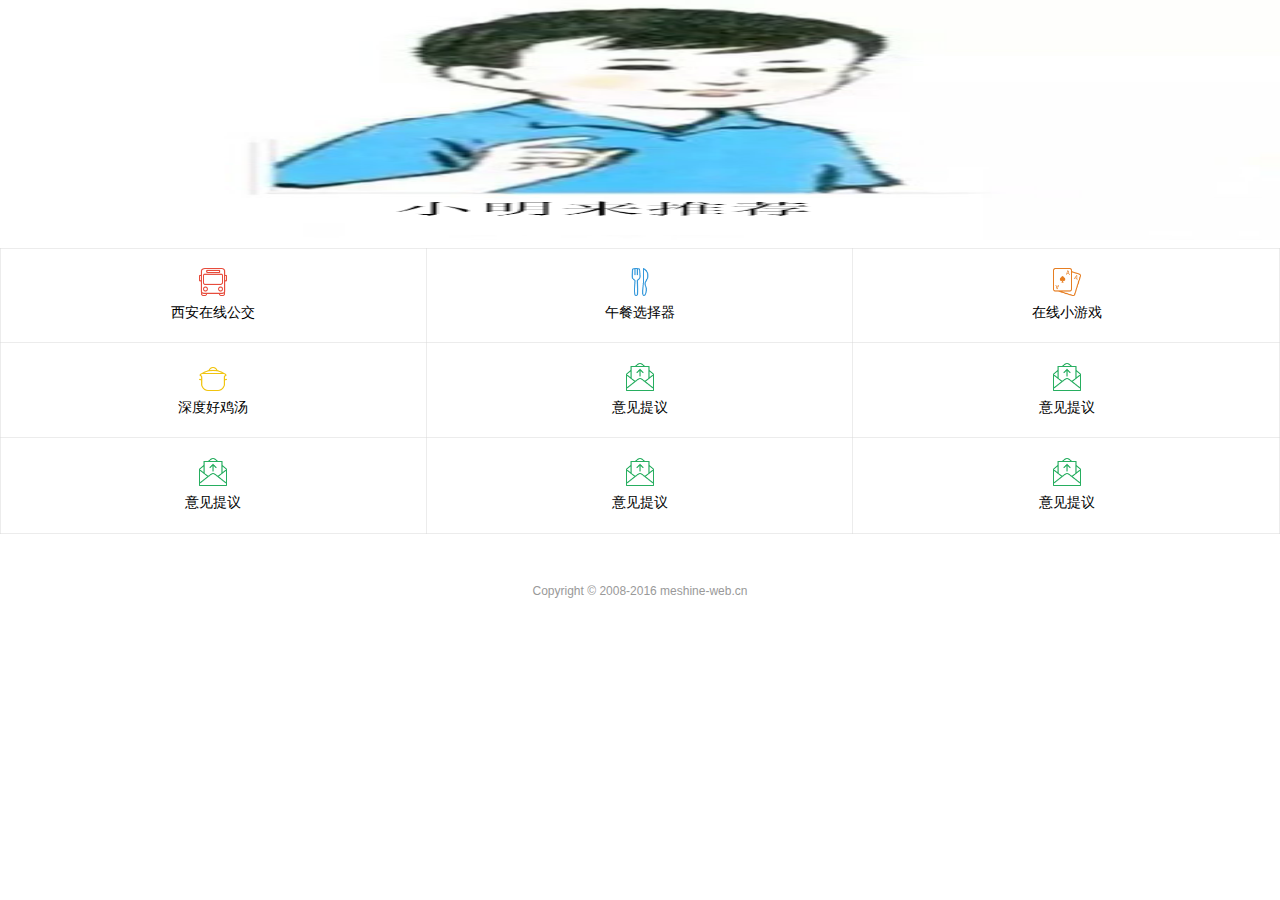
<file: index.html>
<!DOCTYPE html>
<html lang="">
    <head>
        <meta charset="UTF-8">
        <meta name="viewport" content="width=device-width,initial-scale=1,user-scalable=0">
        <title>小明来推荐</title>
        <link rel="stylesheet" href="css/weui.min.css"/>
        <link rel="stylesheet" type="text/css" href="css/style.css"/>
        
    </head>
   <body>
   <img src="img/xiaoming.png" width="100%" height="240rem"/>
  <div class="weui-grids">
        <a href="http://www.xajtfb.cn/BusPage/bus_realtime" class="weui-grid">
            <div class="weui-grid__icon">
                <img src="img/Bus-50.png" alt="">
            </div>
            <p class="weui-grid__label">西安在线公交</p>
        </a>
        <a href="no_service.html" class="weui-grid">
            <div class="weui-grid__icon">
                <img src="img/Restaurant-50.png" alt="">
            </div>
            <p class="weui-grid__label">午餐选择器</p>
        </a>
        <a href="tuijian/games" class="weui-grid">
            <div class="weui-grid__icon">
                <img src="img/Cards-50.png" alt="">
            </div>
            <p class="weui-grid__label">在线小游戏</p>
        </a>
        <a href="no_service.html" class="weui-grid">
            <div class="weui-grid__icon">
                <img src="img/Cooking Pot-50.png" alt="">
            </div>
            <p class="weui-grid__label">深度好鸡汤</p>
        </a>
        <a href="no_service.html" class="weui-grid">
            <div class="weui-grid__icon">
                <img src="img/Feedback-50.png" alt="">
            </div>
            <p class="weui-grid__label">意见提议</p>
        </a>
       <a href="no_service.html" class="weui-grid">
            <div class="weui-grid__icon">
                <img src="img/Feedback-50.png" alt="">
            </div>
            <p class="weui-grid__label">意见提议</p>
        </a>
       <a href="no_service.html" class="weui-grid">
            <div class="weui-grid__icon">
                <img src="img/Feedback-50.png" alt="">
            </div>
            <p class="weui-grid__label">意见提议</p>
        </a>
       <a href="no_service.html" class="weui-grid">
            <div class="weui-grid__icon">
                <img src="img/Feedback-50.png" alt="">
            </div>
            <p class="weui-grid__label">意见提议</p>
        </a>
       <a href="no_service.html" class="weui-grid">
            <div class="weui-grid__icon">
                <img src="img/Feedback-50.png" alt="">
            </div>
            <p class="weui-grid__label">意见提议</p>
        </a>
       
    </div>
    <div class="footer">
<div class="weui-footer">
            <p class="weui-footer__text">Copyright © 2008-2016 meshine-web.cn</p>
    </div>    	
    </div>
    </body>
</html>
</file>
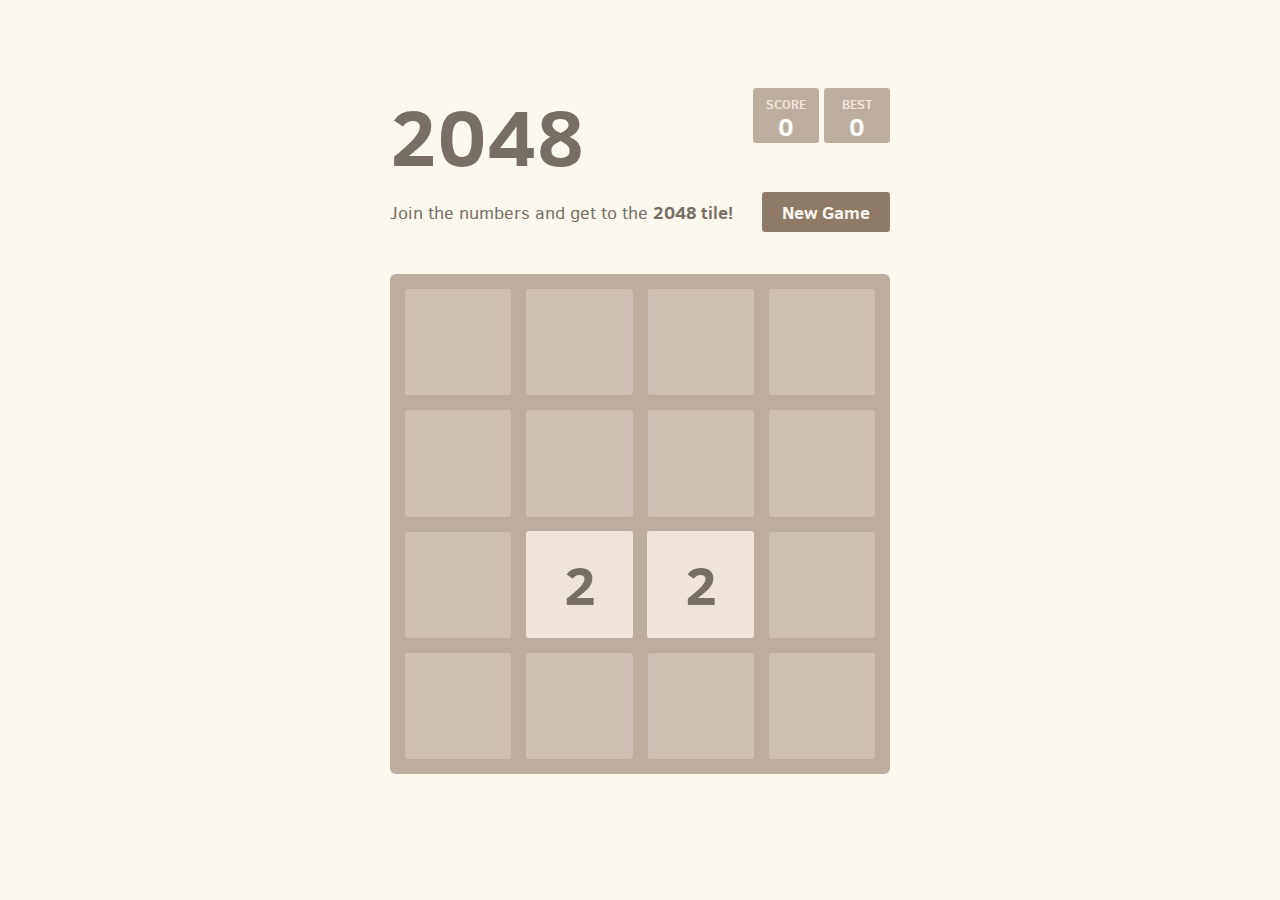
<file: tuijian/games/2048/index.html>
<!DOCTYPE html>
<html>
<head>
  <meta charset="utf-8">
  <title>2048</title>

  <link href="style/main.css" rel="stylesheet" type="text/css">
  <link rel="shortcut icon" href="favicon.ico">
  <link rel="apple-touch-icon" href="meta/apple-touch-icon.png">
  <link rel="apple-touch-startup-image" href="meta/apple-touch-startup-image-640x1096.png" media="(device-width: 320px) and (device-height: 568px) and (-webkit-device-pixel-ratio: 2)"> <!-- iPhone 5+ -->
  <link rel="apple-touch-startup-image" href="meta/apple-touch-startup-image-640x920.png"  media="(device-width: 320px) and (device-height: 480px) and (-webkit-device-pixel-ratio: 2)"> <!-- iPhone, retina -->
  <meta name="apple-mobile-web-app-capable" content="yes">
  <meta name="apple-mobile-web-app-status-bar-style" content="black">

  <meta name="HandheldFriendly" content="True">
  <meta name="MobileOptimized" content="320">
  <meta name="viewport" content="width=device-width, target-densitydpi=160dpi, initial-scale=1.0, maximum-scale=1, user-scalable=no, minimal-ui">
</head>
<body>
  <div class="container">
    <div class="heading">
      <h1 class="title">2048</h1>
      <div class="scores-container">
        <div class="score-container">0</div>
        <div class="best-container">0</div>
      </div>
    </div>

    <div class="above-game">
      <p class="game-intro">Join the numbers and get to the <strong>2048 tile!</strong></p>
      <a class="restart-button">New Game</a>
    </div>

    <div class="game-container">
      <div class="game-message">
        <p></p>
        <div class="lower">
	        <a class="keep-playing-button">Keep going</a>
          <a class="retry-button">Try again</a>
        </div>
      </div>

      <div class="grid-container">
        <div class="grid-row">
          <div class="grid-cell"></div>
          <div class="grid-cell"></div>
          <div class="grid-cell"></div>
          <div class="grid-cell"></div>
        </div>
        <div class="grid-row">
          <div class="grid-cell"></div>
          <div class="grid-cell"></div>
          <div class="grid-cell"></div>
          <div class="grid-cell"></div>
        </div>
        <div class="grid-row">
          <div class="grid-cell"></div>
          <div class="grid-cell"></div>
          <div class="grid-cell"></div>
          <div class="grid-cell"></div>
        </div>
        <div class="grid-row">
          <div class="grid-cell"></div>
          <div class="grid-cell"></div>
          <div class="grid-cell"></div>
          <div class="grid-cell"></div>
        </div>
      </div>

      <div class="tile-container">

      </div>
    </div>
  </div>

  <script src="js/bind_polyfill.js"></script>
  <script src="js/classlist_polyfill.js"></script>
  <script src="js/animframe_polyfill.js"></script>
  <script src="js/keyboard_input_manager.js"></script>
  <script src="js/html_actuator.js"></script>
  <script src="js/grid.js"></script>
  <script src="js/tile.js"></script>
  <script src="js/local_storage_manager.js"></script>
  <script src="js/game_manager.js"></script>
  <script src="js/application.js"></script>
</body>
</html>
</file>
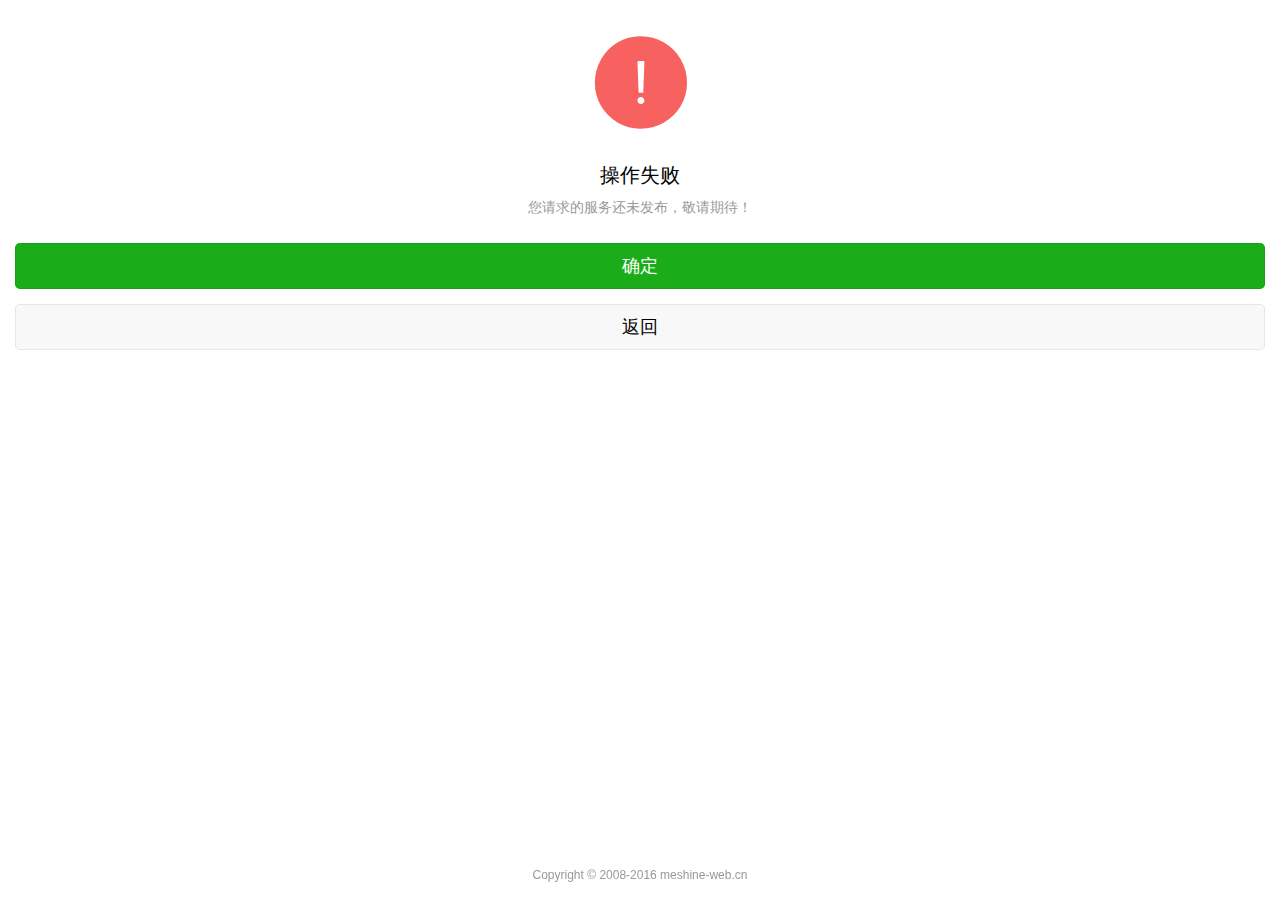
<file: no_service.html>
<!DOCTYPE html>
<html>
	<head>
		<meta charset="UTF-8">
		 <meta name="viewport" content="width=device-width,initial-scale=1,user-scalable=0">
		<title>错误提示</title>
		<link rel="stylesheet" href="css/weui.min.css"/>
	</head>
	<body>
		<div class="weui-msg">
        <div class="weui-msg__icon-area"><i class="weui-icon-warn weui-icon_msg"></i></div>
        <div class="weui-msg__text-area">
            <h2 class="weui-msg__title">操作失败</h2>
            <p class="weui-msg__desc">您请求的服务还未发布，敬请期待！<a href="javascript:void(0);"></a></p>
        </div>
        <div class="weui-msg__opr-area">
            <p class="weui-btn-area">
                <a href="javascript:history.back();" class="weui-btn weui-btn_primary">确定</a>
                <a href="javascript:history.back();" class="weui-btn weui-btn_default">返回</a>
            </p>
        </div>
        <div class="weui-msg__extra-area">
            <div class="weui-footer">
                <p class="weui-footer__text">Copyright © 2008-2016 meshine-web.cn</p>
            </div>
        </div>
    </div>
	</body>
</html>
</file>
<file: css/style.css>
.footer{
	margin-top: 3rem;
	margin-bottom: 3rem;
}
</file>
<file: tuijian/games/2048/style/main.css>
@import url(fonts/clear-sans.css);
html, body {
  margin: 0;
  padding: 0;
  background: #faf8ef;
  color: #776e65;
  font-family: "Clear Sans", "Helvetica Neue", Arial, sans-serif;
  font-size: 18px; }

body {
  margin: 80px 0; }

.heading:after {
  content: "";
  display: block;
  clear: both; }

h1.title {
  font-size: 80px;
  font-weight: bold;
  margin: 0;
  display: block;
  float: left; }

@-webkit-keyframes move-up {
  0% {
    top: 25px;
    opacity: 1; }

  100% {
    top: -50px;
    opacity: 0; } }
@-moz-keyframes move-up {
  0% {
    top: 25px;
    opacity: 1; }

  100% {
    top: -50px;
    opacity: 0; } }
@keyframes move-up {
  0% {
    top: 25px;
    opacity: 1; }

  100% {
    top: -50px;
    opacity: 0; } }
.scores-container {
  float: right;
  text-align: right; }

.score-container, .best-container {
  position: relative;
  display: inline-block;
  background: #bbada0;
  padding: 15px 25px;
  font-size: 25px;
  height: 25px;
  line-height: 47px;
  font-weight: bold;
  border-radius: 3px;
  color: white;
  margin-top: 8px;
  text-align: center; }
  .score-container:after, .best-container:after {
    position: absolute;
    width: 100%;
    top: 10px;
    left: 0;
    text-transform: uppercase;
    font-size: 13px;
    line-height: 13px;
    text-align: center;
    color: #eee4da; }
  .score-container .score-addition, .best-container .score-addition {
    position: absolute;
    right: 30px;
    color: red;
    font-size: 25px;
    line-height: 25px;
    font-weight: bold;
    color: rgba(119, 110, 101, 0.9);
    z-index: 100;
    -webkit-animation: move-up 600ms ease-in;
    -moz-animation: move-up 600ms ease-in;
    animation: move-up 600ms ease-in;
    -webkit-animation-fill-mode: both;
    -moz-animation-fill-mode: both;
    animation-fill-mode: both; }

.score-container:after {
  content: "Score"; }

.best-container:after {
  content: "Best"; }

p {
  margin-top: 0;
  margin-bottom: 10px;
  line-height: 1.65; }

a {
  color: #776e65;
  font-weight: bold;
  text-decoration: underline;
  cursor: pointer; }

strong.important {
  text-transform: uppercase; }

hr {
  border: none;
  border-bottom: 1px solid #d8d4d0;
  margin-top: 20px;
  margin-bottom: 30px; }

.container {
  width: 500px;
  margin: 0 auto; }

@-webkit-keyframes fade-in {
  0% {
    opacity: 0; }

  100% {
    opacity: 1; } }
@-moz-keyframes fade-in {
  0% {
    opacity: 0; }

  100% {
    opacity: 1; } }
@keyframes fade-in {
  0% {
    opacity: 0; }

  100% {
    opacity: 1; } }
.game-container {
  margin-top: 40px;
  position: relative;
  padding: 15px;
  cursor: default;
  -webkit-touch-callout: none;
  -ms-touch-callout: none;
  -webkit-user-select: none;
  -moz-user-select: none;
  -ms-user-select: none;
  -ms-touch-action: none;
  touch-action: none;
  background: #bbada0;
  border-radius: 6px;
  width: 500px;
  height: 500px;
  -webkit-box-sizing: border-box;
  -moz-box-sizing: border-box;
  box-sizing: border-box; }
  .game-container .game-message {
    display: none;
    position: absolute;
    top: 0;
    right: 0;
    bottom: 0;
    left: 0;
    background: rgba(238, 228, 218, 0.5);
    z-index: 100;
    text-align: center;
    -webkit-animation: fade-in 800ms ease 1200ms;
    -moz-animation: fade-in 800ms ease 1200ms;
    animation: fade-in 800ms ease 1200ms;
    -webkit-animation-fill-mode: both;
    -moz-animation-fill-mode: both;
    animation-fill-mode: both; }
    .game-container .game-message p {
      font-size: 60px;
      font-weight: bold;
      height: 60px;
      line-height: 60px;
      margin-top: 222px; }
    .game-container .game-message .lower {
      display: block;
      margin-top: 59px; }
    .game-container .game-message a {
      display: inline-block;
      background: #8f7a66;
      border-radius: 3px;
      padding: 0 20px;
      text-decoration: none;
      color: #f9f6f2;
      height: 40px;
      line-height: 42px;
      margin-left: 9px; }
      .game-container .game-message a.keep-playing-button {
        display: none; }
    .game-container .game-message.game-won {
      background: rgba(237, 194, 46, 0.5);
      color: #f9f6f2; }
      .game-container .game-message.game-won a.keep-playing-button {
        display: inline-block; }
    .game-container .game-message.game-won, .game-container .game-message.game-over {
      display: block; }

.grid-container {
  position: absolute;
  z-index: 1; }

.grid-row {
  margin-bottom: 15px; }
  .grid-row:last-child {
    margin-bottom: 0; }
  .grid-row:after {
    content: "";
    display: block;
    clear: both; }

.grid-cell {
  width: 106.25px;
  height: 106.25px;
  margin-right: 15px;
  float: left;
  border-radius: 3px;
  background: rgba(238, 228, 218, 0.35); }
  .grid-cell:last-child {
    margin-right: 0; }

.tile-container {
  position: absolute;
  z-index: 2; }

.tile, .tile .tile-inner {
  width: 107px;
  height: 107px;
  line-height: 107px; }
.tile.tile-position-1-1 {
  -webkit-transform: translate(0px, 0px);
  -moz-transform: translate(0px, 0px);
  -ms-transform: translate(0px, 0px);
  transform: translate(0px, 0px); }
.tile.tile-position-1-2 {
  -webkit-transform: translate(0px, 121px);
  -moz-transform: translate(0px, 121px);
  -ms-transform: translate(0px, 121px);
  transform: translate(0px, 121px); }
.tile.tile-position-1-3 {
  -webkit-transform: translate(0px, 242px);
  -moz-transform: translate(0px, 242px);
  -ms-transform: translate(0px, 242px);
  transform: translate(0px, 242px); }
.tile.tile-position-1-4 {
  -webkit-transform: translate(0px, 363px);
  -moz-transform: translate(0px, 363px);
  -ms-transform: translate(0px, 363px);
  transform: translate(0px, 363px); }
.tile.tile-position-2-1 {
  -webkit-transform: translate(121px, 0px);
  -moz-transform: translate(121px, 0px);
  -ms-transform: translate(121px, 0px);
  transform: translate(121px, 0px); }
.tile.tile-position-2-2 {
  -webkit-transform: translate(121px, 121px);
  -moz-transform: translate(121px, 121px);
  -ms-transform: translate(121px, 121px);
  transform: translate(121px, 121px); }
.tile.tile-position-2-3 {
  -webkit-transform: translate(121px, 242px);
  -moz-transform: translate(121px, 242px);
  -ms-transform: translate(121px, 242px);
  transform: translate(121px, 242px); }
.tile.tile-position-2-4 {
  -webkit-transform: translate(121px, 363px);
  -moz-transform: translate(121px, 363px);
  -ms-transform: translate(121px, 363px);
  transform: translate(121px, 363px); }
.tile.tile-position-3-1 {
  -webkit-transform: translate(242px, 0px);
  -moz-transform: translate(242px, 0px);
  -ms-transform: translate(242px, 0px);
  transform: translate(242px, 0px); }
.tile.tile-position-3-2 {
  -webkit-transform: translate(242px, 121px);
  -moz-transform: translate(242px, 121px);
  -ms-transform: translate(242px, 121px);
  transform: translate(242px, 121px); }
.tile.tile-position-3-3 {
  -webkit-transform: translate(242px, 242px);
  -moz-transform: translate(242px, 242px);
  -ms-transform: translate(242px, 242px);
  transform: translate(242px, 242px); }
.tile.tile-position-3-4 {
  -webkit-transform: translate(242px, 363px);
  -moz-transform: translate(242px, 363px);
  -ms-transform: translate(242px, 363px);
  transform: translate(242px, 363px); }
.tile.tile-position-4-1 {
  -webkit-transform: translate(363px, 0px);
  -moz-transform: translate(363px, 0px);
  -ms-transform: translate(363px, 0px);
  transform: translate(363px, 0px); }
.tile.tile-position-4-2 {
  -webkit-transform: translate(363px, 121px);
  -moz-transform: translate(363px, 121px);
  -ms-transform: translate(363px, 121px);
  transform: translate(363px, 121px); }
.tile.tile-position-4-3 {
  -webkit-transform: translate(363px, 242px);
  -moz-transform: translate(363px, 242px);
  -ms-transform: translate(363px, 242px);
  transform: translate(363px, 242px); }
.tile.tile-position-4-4 {
  -webkit-transform: translate(363px, 363px);
  -moz-transform: translate(363px, 363px);
  -ms-transform: translate(363px, 363px);
  transform: translate(363px, 363px); }

.tile {
  position: absolute;
  -webkit-transition: 100ms ease-in-out;
  -moz-transition: 100ms ease-in-out;
  transition: 100ms ease-in-out;
  -webkit-transition-property: -webkit-transform;
  -moz-transition-property: -moz-transform;
  transition-property: transform; }
  .tile .tile-inner {
    border-radius: 3px;
    background: #eee4da;
    text-align: center;
    font-weight: bold;
    z-index: 10;
    font-size: 55px; }
  .tile.tile-2 .tile-inner {
    background: #eee4da;
    box-shadow: 0 0 30px 10px rgba(243, 215, 116, 0), inset 0 0 0 1px rgba(255, 255, 255, 0); }
  .tile.tile-4 .tile-inner {
    background: #ede0c8;
    box-shadow: 0 0 30px 10px rgba(243, 215, 116, 0), inset 0 0 0 1px rgba(255, 255, 255, 0); }
  .tile.tile-8 .tile-inner {
    color: #f9f6f2;
    background: #f2b179; }
  .tile.tile-16 .tile-inner {
    color: #f9f6f2;
    background: #f59563; }
  .tile.tile-32 .tile-inner {
    color: #f9f6f2;
    background: #f67c5f; }
  .tile.tile-64 .tile-inner {
    color: #f9f6f2;
    background: #f65e3b; }
  .tile.tile-128 .tile-inner {
    color: #f9f6f2;
    background: #edcf72;
    box-shadow: 0 0 30px 10px rgba(243, 215, 116, 0.2381), inset 0 0 0 1px rgba(255, 255, 255, 0.14286);
    font-size: 45px; }
    @media screen and (max-width: 520px) {
      .tile.tile-128 .tile-inner {
        font-size: 25px; } }
  .tile.tile-256 .tile-inner {
    color: #f9f6f2;
    background: #edcc61;
    box-shadow: 0 0 30px 10px rgba(243, 215, 116, 0.31746), inset 0 0 0 1px rgba(255, 255, 255, 0.19048);
    font-size: 45px; }
    @media screen and (max-width: 520px) {
      .tile.tile-256 .tile-inner {
        font-size: 25px; } }
  .tile.tile-512 .tile-inner {
    color: #f9f6f2;
    background: #edc850;
    box-shadow: 0 0 30px 10px rgba(243, 215, 116, 0.39683), inset 0 0 0 1px rgba(255, 255, 255, 0.2381);
    font-size: 45px; }
    @media screen and (max-width: 520px) {
      .tile.tile-512 .tile-inner {
        font-size: 25px; } }
  .tile.tile-1024 .tile-inner {
    color: #f9f6f2;
    background: #edc53f;
    box-shadow: 0 0 30px 10px rgba(243, 215, 116, 0.47619), inset 0 0 0 1px rgba(255, 255, 255, 0.28571);
    font-size: 35px; }
    @media screen and (max-width: 520px) {
      .tile.tile-1024 .tile-inner {
        font-size: 15px; } }
  .tile.tile-2048 .tile-inner {
    color: #f9f6f2;
    background: #edc22e;
    box-shadow: 0 0 30px 10px rgba(243, 215, 116, 0.55556), inset 0 0 0 1px rgba(255, 255, 255, 0.33333);
    font-size: 35px; }
    @media screen and (max-width: 520px) {
      .tile.tile-2048 .tile-inner {
        font-size: 15px; } }
  .tile.tile-super .tile-inner {
    color: #f9f6f2;
    background: #3c3a32;
    font-size: 30px; }
    @media screen and (max-width: 520px) {
      .tile.tile-super .tile-inner {
        font-size: 10px; } }

@-webkit-keyframes appear {
  0% {
    opacity: 0;
    -webkit-transform: scale(0);
    -moz-transform: scale(0);
    -ms-transform: scale(0);
    transform: scale(0); }

  100% {
    opacity: 1;
    -webkit-transform: scale(1);
    -moz-transform: scale(1);
    -ms-transform: scale(1);
    transform: scale(1); } }
@-moz-keyframes appear {
  0% {
    opacity: 0;
    -webkit-transform: scale(0);
    -moz-transform: scale(0);
    -ms-transform: scale(0);
    transform: scale(0); }

  100% {
    opacity: 1;
    -webkit-transform: scale(1);
    -moz-transform: scale(1);
    -ms-transform: scale(1);
    transform: scale(1); } }
@keyframes appear {
  0% {
    opacity: 0;
    -webkit-transform: scale(0);
    -moz-transform: scale(0);
    -ms-transform: scale(0);
    transform: scale(0); }

  100% {
    opacity: 1;
    -webkit-transform: scale(1);
    -moz-transform: scale(1);
    -ms-transform: scale(1);
    transform: scale(1); } }
.tile-new .tile-inner {
  -webkit-animation: appear 200ms ease 100ms;
  -moz-animation: appear 200ms ease 100ms;
  animation: appear 200ms ease 100ms;
  -webkit-animation-fill-mode: backwards;
  -moz-animation-fill-mode: backwards;
  animation-fill-mode: backwards; }

@-webkit-keyframes pop {
  0% {
    -webkit-transform: scale(0);
    -moz-transform: scale(0);
    -ms-transform: scale(0);
    transform: scale(0); }

  50% {
    -webkit-transform: scale(1.2);
    -moz-transform: scale(1.2);
    -ms-transform: scale(1.2);
    transform: scale(1.2); }

  100% {
    -webkit-transform: scale(1);
    -moz-transform: scale(1);
    -ms-transform: scale(1);
    transform: scale(1); } }
@-moz-keyframes pop {
  0% {
    -webkit-transform: scale(0);
    -moz-transform: scale(0);
    -ms-transform: scale(0);
    transform: scale(0); }

  50% {
    -webkit-transform: scale(1.2);
    -moz-transform: scale(1.2);
    -ms-transform: scale(1.2);
    transform: scale(1.2); }

  100% {
    -webkit-transform: scale(1);
    -moz-transform: scale(1);
    -ms-transform: scale(1);
    transform: scale(1); } }
@keyframes pop {
  0% {
    -webkit-transform: scale(0);
    -moz-transform: scale(0);
    -ms-transform: scale(0);
    transform: scale(0); }

  50% {
    -webkit-transform: scale(1.2);
    -moz-transform: scale(1.2);
    -ms-transform: scale(1.2);
    transform: scale(1.2); }

  100% {
    -webkit-transform: scale(1);
    -moz-transform: scale(1);
    -ms-transform: scale(1);
    transform: scale(1); } }
.tile-merged .tile-inner {
  z-index: 20;
  -webkit-animation: pop 200ms ease 100ms;
  -moz-animation: pop 200ms ease 100ms;
  animation: pop 200ms ease 100ms;
  -webkit-animation-fill-mode: backwards;
  -moz-animation-fill-mode: backwards;
  animation-fill-mode: backwards; }

.above-game:after {
  content: "";
  display: block;
  clear: both; }

.game-intro {
  float: left;
  line-height: 42px;
  margin-bottom: 0; }

.restart-button {
  display: inline-block;
  background: #8f7a66;
  border-radius: 3px;
  padding: 0 20px;
  text-decoration: none;
  color: #f9f6f2;
  height: 40px;
  line-height: 42px;
  display: block;
  text-align: center;
  float: right; }

.game-explanation {
  margin-top: 50px; }

@media screen and (max-width: 520px) {
  html, body {
    font-size: 15px; }

  body {
    margin: 20px 0;
    padding: 0 20px; }

  h1.title {
    font-size: 27px;
    margin-top: 15px; }

  .container {
    width: 280px;
    margin: 0 auto; }

  .score-container, .best-container {
    margin-top: 0;
    padding: 15px 10px;
    min-width: 40px; }

  .heading {
    margin-bottom: 10px; }

  .game-intro {
    width: 55%;
    display: block;
    box-sizing: border-box;
    line-height: 1.65; }

  .restart-button {
    width: 42%;
    padding: 0;
    display: block;
    box-sizing: border-box;
    margin-top: 2px; }

  .game-container {
    margin-top: 17px;
    position: relative;
    padding: 10px;
    cursor: default;
    -webkit-touch-callout: none;
    -ms-touch-callout: none;
    -webkit-user-select: none;
    -moz-user-select: none;
    -ms-user-select: none;
    -ms-touch-action: none;
    touch-action: none;
    background: #bbada0;
    border-radius: 6px;
    width: 280px;
    height: 280px;
    -webkit-box-sizing: border-box;
    -moz-box-sizing: border-box;
    box-sizing: border-box; }
    .game-container .game-message {
      display: none;
      position: absolute;
      top: 0;
      right: 0;
      bottom: 0;
      left: 0;
      background: rgba(238, 228, 218, 0.5);
      z-index: 100;
      text-align: center;
      -webkit-animation: fade-in 800ms ease 1200ms;
      -moz-animation: fade-in 800ms ease 1200ms;
      animation: fade-in 800ms ease 1200ms;
      -webkit-animation-fill-mode: both;
      -moz-animation-fill-mode: both;
      animation-fill-mode: both; }
      .game-container .game-message p {
        font-size: 60px;
        font-weight: bold;
        height: 60px;
        line-height: 60px;
        margin-top: 222px; }
      .game-container .game-message .lower {
        display: block;
        margin-top: 59px; }
      .game-container .game-message a {
        display: inline-block;
        background: #8f7a66;
        border-radius: 3px;
        padding: 0 20px;
        text-decoration: none;
        color: #f9f6f2;
        height: 40px;
        line-height: 42px;
        margin-left: 9px; }
        .game-container .game-message a.keep-playing-button {
          display: none; }
      .game-container .game-message.game-won {
        background: rgba(237, 194, 46, 0.5);
        color: #f9f6f2; }
        .game-container .game-message.game-won a.keep-playing-button {
          display: inline-block; }
      .game-container .game-message.game-won, .game-container .game-message.game-over {
        display: block; }

  .grid-container {
    position: absolute;
    z-index: 1; }

  .grid-row {
    margin-bottom: 10px; }
    .grid-row:last-child {
      margin-bottom: 0; }
    .grid-row:after {
      content: "";
      display: block;
      clear: both; }

  .grid-cell {
    width: 57.5px;
    height: 57.5px;
    margin-right: 10px;
    float: left;
    border-radius: 3px;
    background: rgba(238, 228, 218, 0.35); }
    .grid-cell:last-child {
      margin-right: 0; }

  .tile-container {
    position: absolute;
    z-index: 2; }

  .tile, .tile .tile-inner {
    width: 58px;
    height: 58px;
    line-height: 58px; }
  .tile.tile-position-1-1 {
    -webkit-transform: translate(0px, 0px);
    -moz-transform: translate(0px, 0px);
    -ms-transform: translate(0px, 0px);
    transform: translate(0px, 0px); }
  .tile.tile-position-1-2 {
    -webkit-transform: translate(0px, 67px);
    -moz-transform: translate(0px, 67px);
    -ms-transform: translate(0px, 67px);
    transform: translate(0px, 67px); }
  .tile.tile-position-1-3 {
    -webkit-transform: translate(0px, 135px);
    -moz-transform: translate(0px, 135px);
    -ms-transform: translate(0px, 135px);
    transform: translate(0px, 135px); }
  .tile.tile-position-1-4 {
    -webkit-transform: translate(0px, 202px);
    -moz-transform: translate(0px, 202px);
    -ms-transform: translate(0px, 202px);
    transform: translate(0px, 202px); }
  .tile.tile-position-2-1 {
    -webkit-transform: translate(67px, 0px);
    -moz-transform: translate(67px, 0px);
    -ms-transform: translate(67px, 0px);
    transform: translate(67px, 0px); }
  .tile.tile-position-2-2 {
    -webkit-transform: translate(67px, 67px);
    -moz-transform: translate(67px, 67px);
    -ms-transform: translate(67px, 67px);
    transform: translate(67px, 67px); }
  .tile.tile-position-2-3 {
    -webkit-transform: translate(67px, 135px);
    -moz-transform: translate(67px, 135px);
    -ms-transform: translate(67px, 135px);
    transform: translate(67px, 135px); }
  .tile.tile-position-2-4 {
    -webkit-transform: translate(67px, 202px);
    -moz-transform: translate(67px, 202px);
    -ms-transform: translate(67px, 202px);
    transform: translate(67px, 202px); }
  .tile.tile-position-3-1 {
    -webkit-transform: translate(135px, 0px);
    -moz-transform: translate(135px, 0px);
    -ms-transform: translate(135px, 0px);
    transform: translate(135px, 0px); }
  .tile.tile-position-3-2 {
    -webkit-transform: translate(135px, 67px);
    -moz-transform: translate(135px, 67px);
    -ms-transform: translate(135px, 67px);
    transform: translate(135px, 67px); }
  .tile.tile-position-3-3 {
    -webkit-transform: translate(135px, 135px);
    -moz-transform: translate(135px, 135px);
    -ms-transform: translate(135px, 135px);
    transform: translate(135px, 135px); }
  .tile.tile-position-3-4 {
    -webkit-transform: translate(135px, 202px);
    -moz-transform: translate(135px, 202px);
    -ms-transform: translate(135px, 202px);
    transform: translate(135px, 202px); }
  .tile.tile-position-4-1 {
    -webkit-transform: translate(202px, 0px);
    -moz-transform: translate(202px, 0px);
    -ms-transform: translate(202px, 0px);
    transform: translate(202px, 0px); }
  .tile.tile-position-4-2 {
    -webkit-transform: translate(202px, 67px);
    -moz-transform: translate(202px, 67px);
    -ms-transform: translate(202px, 67px);
    transform: translate(202px, 67px); }
  .tile.tile-position-4-3 {
    -webkit-transform: translate(202px, 135px);
    -moz-transform: translate(202px, 135px);
    -ms-transform: translate(202px, 135px);
    transform: translate(202px, 135px); }
  .tile.tile-position-4-4 {
    -webkit-transform: translate(202px, 202px);
    -moz-transform: translate(202px, 202px);
    -ms-transform: translate(202px, 202px);
    transform: translate(202px, 202px); }

  .tile .tile-inner {
    font-size: 35px; }

  .game-message p {
    font-size: 30px !important;
    height: 30px !important;
    line-height: 30px !important;
    margin-top: 90px !important; }
  .game-message .lower {
    margin-top: 30px !important; } }
</file>
